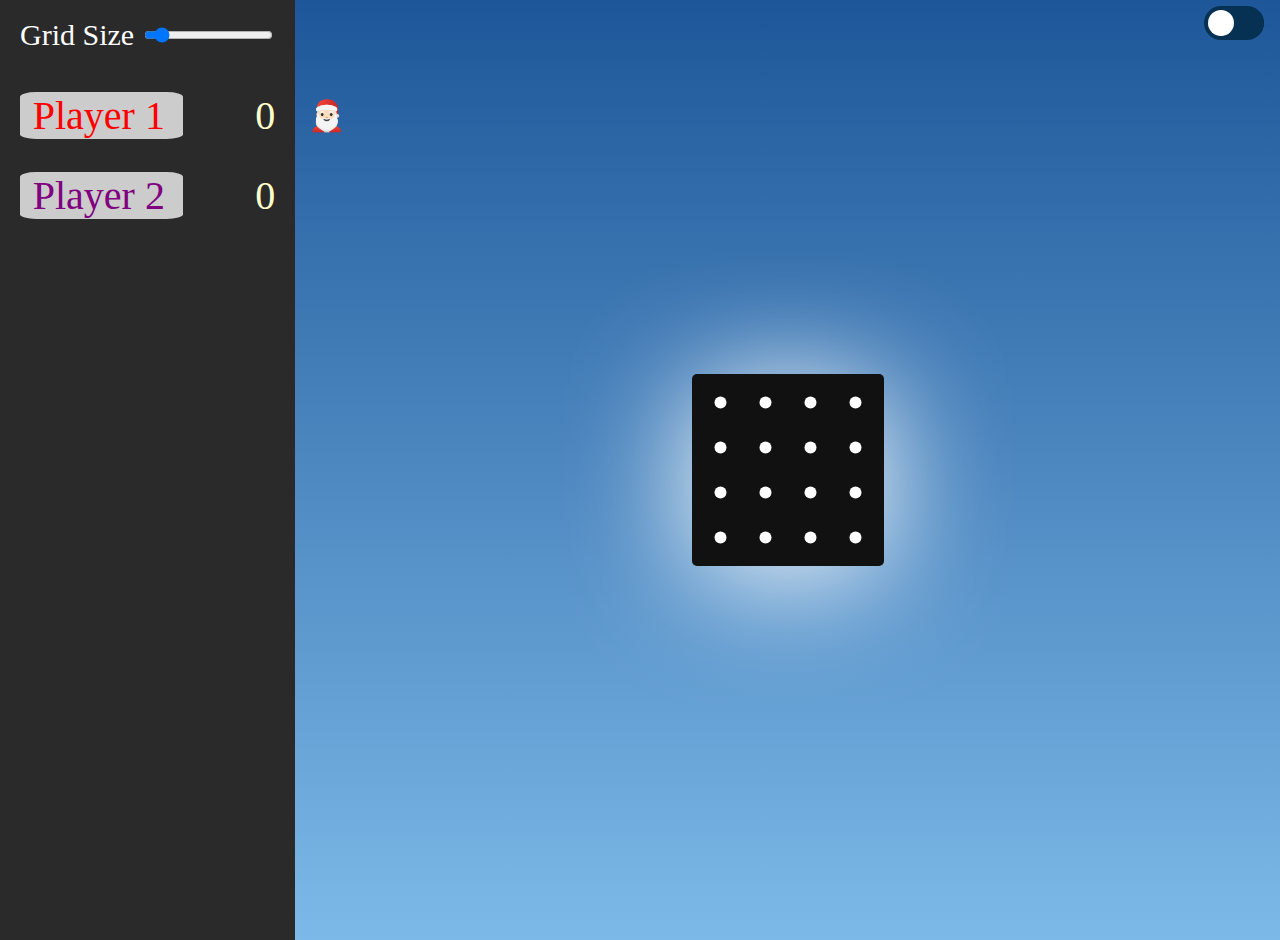
<file: index.html>
<!DOCTYPE html>
<html lang="en">
<head>
    <meta charset="utf-8">
    <title>!(!Dots || !Boxes)</title>
    <link rel="stylesheet" href="style.css">
    <link rel="icon" href="icon.png" type="image/x-png" sizes="16x16">
    <!-- <link rel="stylesheet" href="https://cdnjs.cloudflare.com/ajax/libs/font-awesome/5.15.1/css/all.min.css"> -->
</head>
<body>
<div class="snowflakes">
    <i></i><i></i><i></i><i></i><i></i><i></i><i></i><i></i><i></i><i></i>
    <i></i><i></i><i></i><i></i><i></i><i></i><i></i><i></i><i></i><i></i>
    <i></i><i></i><i></i><i></i><i></i><i></i><i></i><i></i><i></i><i></i>
    <i></i><i></i><i></i><i></i><i></i><i></i><i></i><i></i><i></i><i></i>
    <i></i><i></i><i></i><i></i><i></i><i></i><i></i><i></i><i></i><i></i>
    <i></i><i></i><i></i><i></i><i></i><i></i><i></i><i></i><i></i><i></i>
    <i></i><i></i><i></i><i></i><i></i><i></i><i></i><i></i><i></i><i></i>
    <i></i><i></i><i></i><i></i><i></i><i></i><i></i><i></i><i></i><i></i>
    <i></i><i></i><i></i><i></i> 
</div>

<div class="toggle-switch">
    <label>
        <input onclick="themeToggle()" type="checkbox" id="theme-switcher">
        <span class="slider"></span>
    </label>
</div>

<div class="controls">
    <label>Grid Size
        <input type="range" min="3" max="15" value="4" id="gridSize"/>
    </label>
    <div class="player">
        <span class="player-num player-one">Player 1</span>
        <span class="score" id="p1Score">0</span>
        <div class="turn" id="turn">🎅🏻</div>
    </div>

    <div class="player">
        <span class="player-num player-two">Player 2</span>
        <span class="score" id="p2Score">0</span>
    </div>
</div>

<div class="play-area">
    <div class="info"></div>
    <button onclick="resetField()" class="playAgain">Play again?</button>
    <canvas></canvas>
</div>

<script src="./index.js"></script>
</body>
</html>
</file>
<file: style.css>
body, label, div, span {
  display: flex;
  justify-content: center;
  align-items: center;
}
html, body {
	background: #1e5799;
	background-repeat: no-repeat;
	overflow: hidden;
	background: -moz-linear-gradient(top,  #1e5799 0%, #7db9e8 100%);
	background: -webkit-gradient(linear, left top, left bottom, color-stop(0%,#1e5799), color-stop(100%,#7db9e8));
	background: -webkit-linear-gradient(top,  #1e5799 0%,#7db9e8 100%);
	background: -o-linear-gradient(top,  #1e5799 0%,#7db9e8 100%);
	background: -ms-linear-gradient(top,  #1e5799 0%,#7db9e8 100%);
	background: linear-gradient(to bottom,  #1e5799 0%,#7db9e8 100%);
	filter: progid:DXImageTransform.Microsoft.gradient( startColorstr='#1e5799', endColorstr='#7db9e8',GradientType=0 );
	/* min-height:100%; stava i bez tova */
}

body { 
  	margin: 0;
 	min-height: 100vh;
}

.dark-theme {
	background: #191970;
}

.controls {
	flex-direction: column;
	justify-content: flex-start;
	padding: 20px;
	height: 100vh;
	background-color: #2a2a2a;
}

label, .player {
	height: 30px;
	margin-bottom: 20px;
}

label {
  color: #ffc;
  font: 30px Dense;
}

label input {
  margin-left: 10px;
}

.player {
	position: relative;
	justify-content: space-between;
	width: 100%;
	height: 30px;
	margin-top: 30px;
}

.player span {
	font-size: 40px;
}

span {
	color: #ffc;
}

.player-num {
	width: 150px;
	justify-content: flex-start;
	background-color: #ccc;
	padding-left: 5%;
	border-radius: 10%;
}

.score {
	justify-content: flex-end;
	width: 20px;
}

.player input {
	border: 0;
}

label {
	color: #fff;
}

.col1 {
	color: red;
}

.turn {
	position: absolute;
	color: #ffc;
	font-size: 30px;
	right: -70px;
	transition: .3s;
}

.p2-turn {
	margin-top: 160px;
}

.play-area {
  flex-grow: 1;
}

canvas {
  background-color: #111;
  border-radius: 5px;
}

.info {
	position: absolute;
	font-size: 60px;
	color: white;
	top: 10%;
}

.playAgain {
	position: absolute;
	border-radius: 10px;
	font-size: 40px;
	color: red;
	padding: 10px;
	text-shadow: 1px 0px 1px #CCCCCC, 0px 1px 1px #EEEEEE,
	2px 1px 1px #CCCCCC, 1px 2px 1px #EEEEEE, 3px 2px 1px #CCCCCC,
	2px 3px 1px #EEEEEE, 4px 3px 1px #CCCCCC, 3px 4px 1px #EEEEEE,
	5px 4px 1px #CCCCCC, 4px 5px 1px #EEEEEE, 6px 5px 1px #CCCCCC,
	5px 6px 1px #EEEEEE, 7px 6px 1px #CCCCCC;
	top: 25%;
	cursor: pointer;
}

canvas {
	box-shadow: 0px 10px 122px white;
}

.player-one {
	color: red;
}

.player-two {
	color: purple;
}




.toggle-switch {
	position: absolute;
 	top: 8px;
  	right: 16px;
}
input[type="checkbox"]{
	-webkit-appearance: none;
	visibility: hidden;
	display: none;
}

.slider{
	position: relative;
	display: block;
	width: 60px;
	height: 34px;
	background: #063153;
	cursor: pointer;
	border-radius: 20px;
	overflow: hidden;
	transition: ease-in 0.5s;
}
input[type="checkbox"]:checked ~ .slider{
	background: #fff;
}
.slider:before{
	content: '';
	position: absolute;
	top: 4px;
	left: 4px;
	background: #fff;
	width: 26px;
	height: 26px;
	border-radius: 50%;
	transition: 0.5s;
}
input[type="checkbox"]:checked ~ .slider:before{
	transform: translateX(-50px);
}
.slider:after{
	content: '';
	position: absolute;
	top: 4px;
	background: #063153;
	width: 26px;
	height: 26px;
	border-radius: 50%;
	transition: 0.5s;
	transform: translateX(50px);
}
input[type="checkbox"]:checked ~ .slider:after{
	transform: translateX(30px);
}

.snowflakes {
	width: 100%; height: 100px;
	position: absolute; top: -90px; left: 0;
}

i, i:after, i:before { 
	background: white; 
}
i {
	display: inline-block;
	-webkit-animation: snowflakes 3s linear 2s 20;
	-moz-animation: snowflakes 3s linear 2s 20;
	position: relative;
}
i:after, i:before {
	height: 100%;
	width: 100%;
	content: ".";
	position: absolute;
	top: 0px;
	left: 0px;
	-webkit-transform: rotate(120deg);
}
i:before { -webkit-transform: rotate(240deg); }

@-webkit-keyframes snowflakes {
	0% {
		-webkit-transform: translate3d(0,0,0) rotate(0deg) scale(0.6);
	}
	100% {
		-webkit-transform: translate3d(15px, 1200px, 0px) rotate(360deg) scale(0.6);
	}
}

.snowflakes i:nth-child(3n) {
	width: 16px; height: 4px;
	-webkit-animation-duration: 4s;
	-webkit-animation-iteration-count: 30;
	-webkit-transform-origin: right -45px;
}

.snowflakes i:nth-child(3n+1) {
	width: 24px; height: 6px;
	-webkit-animation-duration: 6s;
	-webkit-animation-iteration-count: 45;
	-webkit-transform-origin: right -30px;
}

.snowflakes i:nth-child(3n+2) {
	width: 32px; height: 8px;
	-webkit-animation-duration: 8s;
	-webkit-animation-iteration-count: 60;
	-webkit-transform-origin: right -15px;
}

.snowflakes i:nth-child(7n) {
	opacity:.3;
	-webkit-animation-delay: 0s;
	-webkit-animation-timing-function:ease-in;
}
.snowflakes i:nth-child(7n+1) {
	opacity:.4;
	-webkit-animation-delay: 1s;
	-webkit-animation-timing-function:ease-out;
}
.snowflakes i:nth-child(7n+2) {
	opacity:.5;
	-webkit-animation-delay: 1.5s;
	-webkit-animation-timing-function:linear;
}
.snowflakes i:nth-child(7n+3) {
	opacity:.6;
	-webkit-animation-delay: 2s;
	-webkit-animation-timing-function:ease-in;
}
.snowflakes i:nth-child(7n+4) {
	opacity:.7;
	-webkit-animation-delay: 2.5s;
	-webkit-animation-timing-function:linear;
}
.snowflakes i:nth-child(7n+5) {
	opacity:.8;
	-webkit-animation-delay: 3s;
	-webkit-animation-timing-function:ease-out;
}
.snowflakes i:nth-child(7n+6) {
	opacity:.9;
	-webkit-animation-delay: 3.5s;
	-webkit-animation-timing-function:ease-in;
}
</file>
